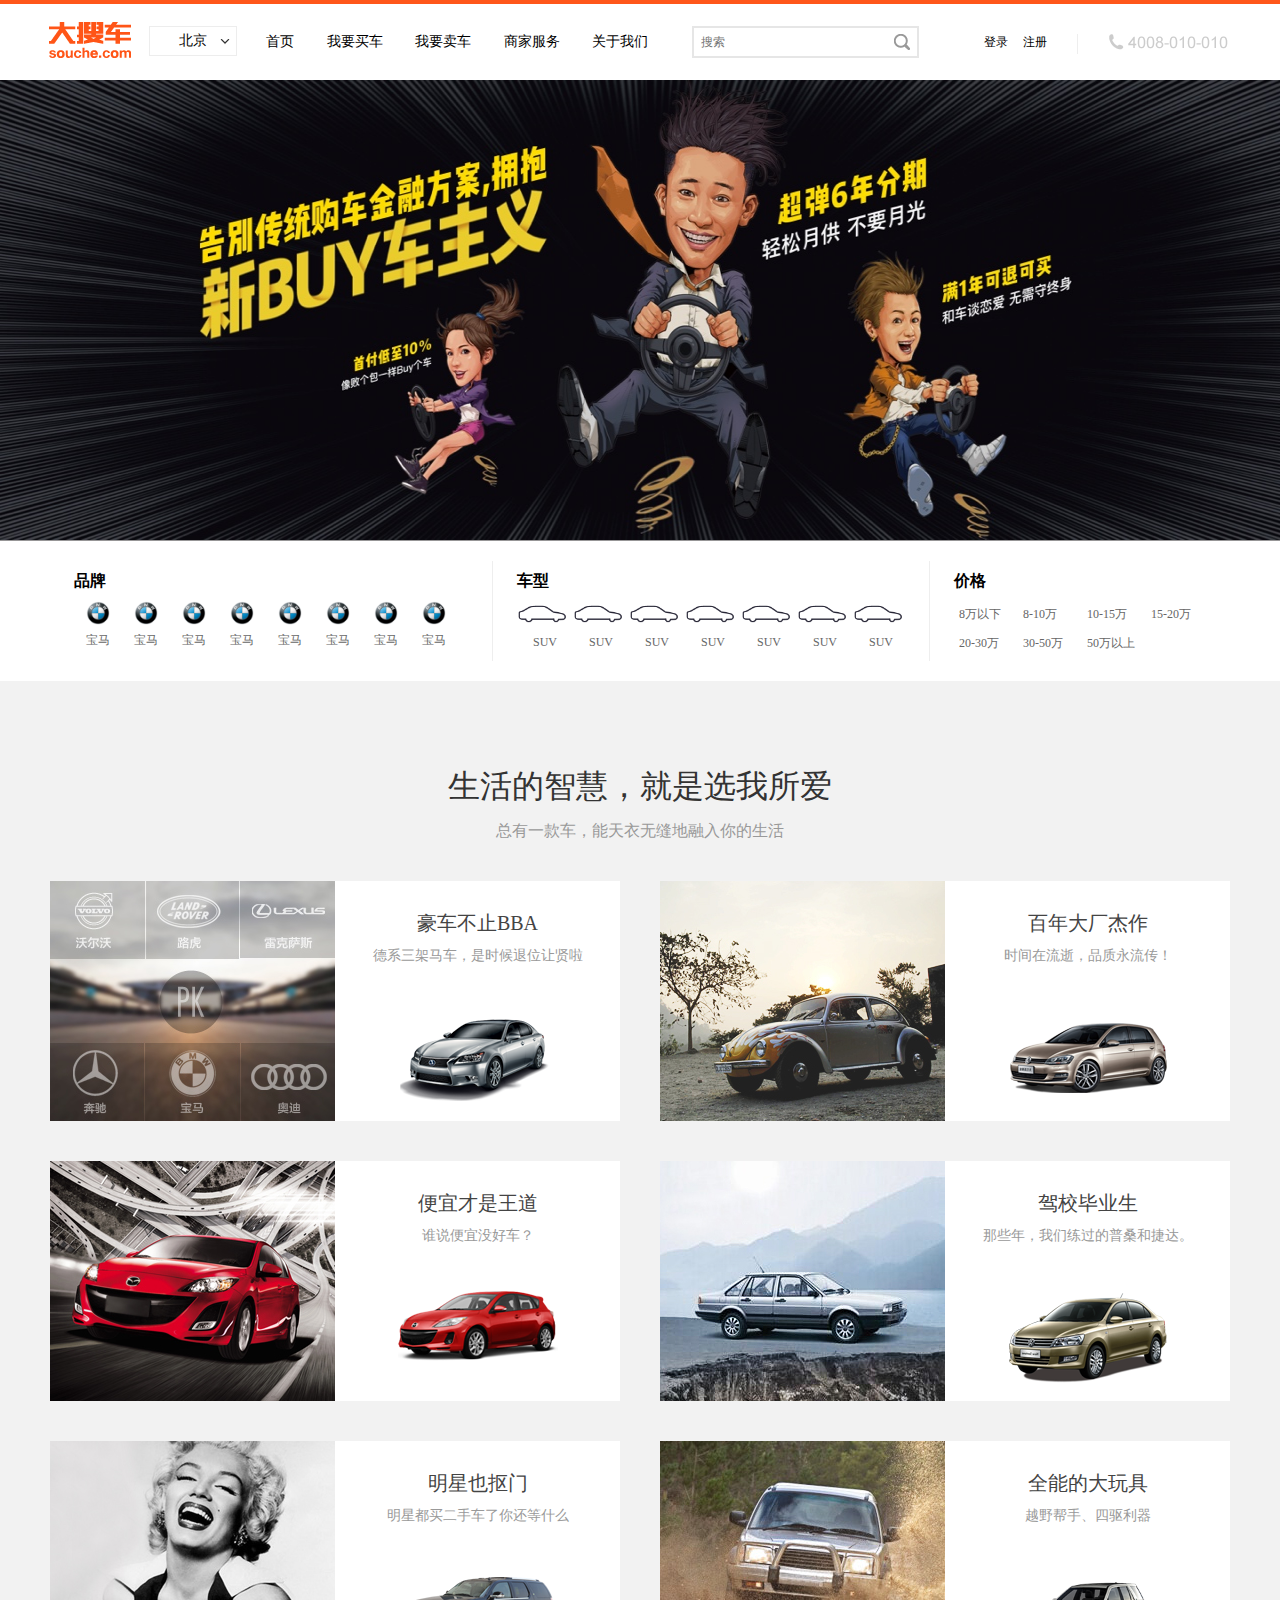
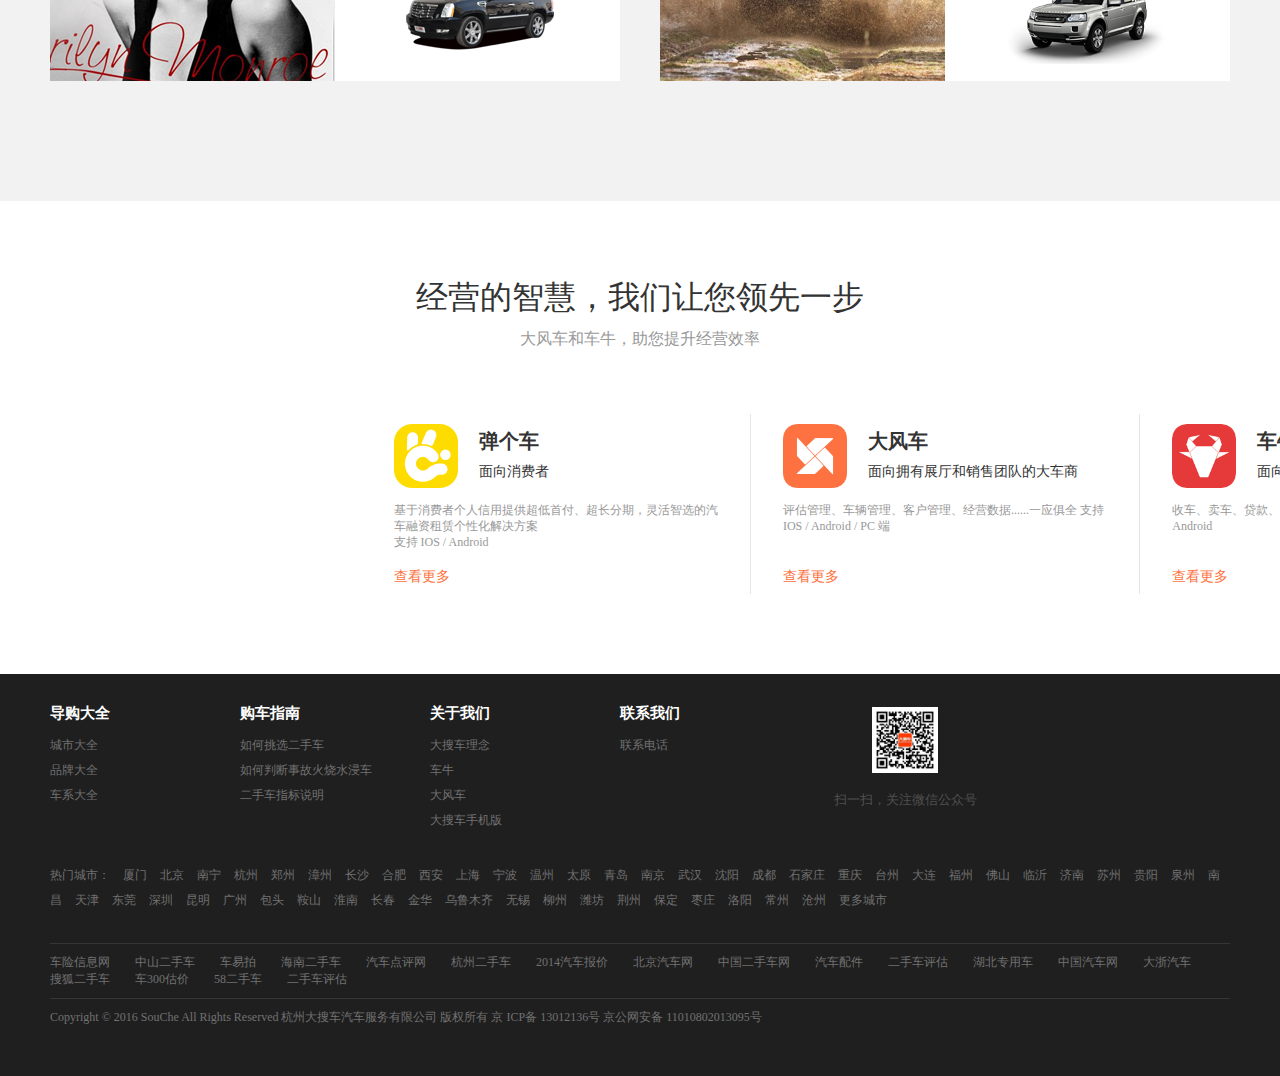
<file: index/index.html>
<!DOCTYPE html>
<html lang="en">
<head>
<meta name="keywords" content="杭州摆摆网络科技有限公司" />
<meta name="descrption" content="杭州摆摆网络科技有限公司是一家互联网制作及设计的现代设计公司。摆摆网络将市场定位于以企业互联网电子商务平台及企业信息化建设为基点，提供全方位的设计与应用方案。以网站建设及网络营销整合作为其主打服务产品之外，摆摆网络的服务范围包括软件开发、平面设计、界面设计、网页设计等多方位优质服务。凭着对卓越服务与产品的不断追求，杭州摆摆网络科技有限公司在服务领域不断追求创新，依靠强大的技术实力、高效严谨的技术服务人员队伍，杭州摆摆网络科技有限公司在业界树立了良好的口碑。继往开来，杭州摆摆网络科技有限公司将以国际化的运营理念，多年业界的从业经验和技术积累，持之以恒，自强不息，为广大用户提供更加优异的产品和服务。" />
<meta charset="UTF-8">
<title>杭州摆摆网络科技股份有限公司</title>
<link rel="stylesheet" type="text/css" href="css/index.css">  
</head>
<body>
<div class="header">
    <div class="top-one"></div>
    <div class="navigation-bar">
        <div class="nav">
            <div class="logo"></div>
            <div class="quyu">
                <a href="#">北京</a>
                <div class="xiala"></div>
            </div>
            <div class="nav1">
                <a href="#">首页</a>
                <a href="#">我要买车</a>
                <a href="#">我要卖车</a>
                <a href="#">商家服务</a>
                <a href="#">关于我们</a>
            </div>
            <input type="text" placeholder="搜索">
            <div class="fangdajing"></div>
            <div class="nav2">
                <a href="#">登录</a>
                <a href="#">注册</a>
                <div class="shuxian"></div>
                <div class="dianhua"></div>
            </div>
        </div>
        <div class="clear"></div>
    </div>
</div>
<div class="lunbotu">
    <div class="tu1"></div>
</div>
<div class="subnav">
    <div class="juzhong">
        <div class="xuanze1">
            <div class="pinpai">品牌</div>
            <div class="biaozhi">
                <div class="bm">
                    <div class="bm1"></div>
                    <div class="bm2">宝马</div>
                </div>
                <div class="bm">
                    <div class="bm1"></div>
                    <div class="bm2">宝马</div>
                </div>
                <div class="bm">
                    <div class="bm1"></div>
                    <div class="bm2">宝马</div>
                </div>
                <div class="bm">
                    <div class="bm1"></div>
                    <div class="bm2">宝马</div>
                </div>
                <div class="bm">
                    <div class="bm1"></div>
                    <div class="bm2">宝马</div>
                </div>
                <div class="bm">
                    <div class="bm1"></div>
                    <div class="bm2">宝马</div>
                </div>
                <div class="bm">
                    <div class="bm1"></div>
                    <div class="bm2">宝马</div>
                </div>
                <div class="bm">
                    <div class="bm1"></div>
                    <div class="bm2">宝马</div>
                </div>
                <div class="clear"></div>
            </div>
        </div>
        <div class="xuanze2">
            <div class="chexing">车型</div>
            <div class="xinghao">
                <div class="zhunxinghao">
                    <div class="chexing2"></div>
                    <div class="chexing3">SUV</div>
                </div>
                <div class="zhunxinghao">
                    <div class="chexing2"></div>
                    <div class="chexing3">SUV</div>
                </div>
                <div class="zhunxinghao">
                    <div class="chexing2"></div>
                    <div class="chexing3">SUV</div>
                </div>
                <div class="zhunxinghao">
                    <div class="chexing2"></div>
                    <div class="chexing3">SUV</div>
                </div>
                <div class="zhunxinghao">
                    <div class="chexing2"></div>
                    <div class="chexing3">SUV</div>
                </div>
                <div class="zhunxinghao">
                    <div class="chexing2"></div>
                    <div class="chexing3">SUV</div>
                </div>
                <div class="zhunxinghao">
                    <div class="chexing2"></div>
                    <div class="chexing3">SUV</div>
                </div>
            </div>
        </div>
        <div class="xuanze3">
            <div class="jiage">价格</div>
            <div class="fenlei">
                <a href="#">8万以下</a>
                <a href="#">8-10万</a>
                <a href="#">10-15万</a>
                <a href="#">15-20万</a>
                <a href="#">20-30万</a>
                <a href="#">30-50万</a>
                <a href="#">50万以上</a>
            </div>
        </div>
        <div class="clear"></div>
    </div>
</div>
<div class="content">
    <div class="content1">
        <div class="content2">
            <div class="content3">生活的智慧，就是选我所爱</div>
            <div class="content4">总有一款车，能天衣无缝地融入你的生活</div>
        </div>
        <div class="content5">

            <div class="ct1">
                <div class="ct11"></div>
                <div class="ct12">
                    <div class="ctUpper">豪车不止BBA</div>
                    <div class="ctIn">德系三架马车，是时候退位让贤啦</div>
                    <div class="ctLower"></div>
                </div>
                <div class="clear"></div>
            </div>

            <div class="ct1">
                <div class="ct112"></div>
                <div class="ct12">
                    <div class="ctUpper">百年大厂杰作</div>
                    <div class="ctIn">时间在流逝，品质永流传！</div>
                    <div class="ctLower2"></div>
                </div>
                <div class="clear"></div>
            </div>

            <div class="ct1">
                <div class="ct113"></div>
                <div class="ct12">
                    <div class="ctUpper">便宜才是王道</div>
                    <div class="ctIn">谁说便宜没好车？</div>
                    <div class="ctLower3"></div>
                </div>
                <div class="clear"></div>
            </div>

            <div class="ct1">
                <div class="ct114"></div>
                <div class="ct12">
                    <div class="ctUpper">驾校毕业生</div>
                    <div class="ctIn">那些年，我们练过的普桑和捷达。</div>
                    <div class="ctLower4"></div>
                </div>
                <div class="clear"></div>
            </div>

            <div class="ct1">
                <div class="ct115"></div>
                <div class="ct12">
                    <div class="ctUpper">明星也抠门</div>
                    <div class="ctIn">明星都买二手车了你还等什么</div>
                    <div class="ctLower5"></div>
                </div>
                <div class="clear"></div>
            </div>

            <div class="ct1">
                <div class="ct116"></div>
                <div class="ct12">
                    <div class="ctUpper">全能的大玩具</div>
                    <div class="ctIn">越野帮手、四驱利器</div>
                    <div class="ctLower6"></div>
                </div>
                <div class="clear"></div>
            </div>
            <div class="clear"></div>
        </div>
    </div>
</div>
<div class="guanggao">
    <div class="gg1">经营的智慧，我们让您领先一步</div>
    <div class="gg2">大风车和车牛，助您提升经营效率</div>
    <div class="gg3">
        <div class="zuo">
            <div class="one">
                <div class="one1"></div>
                <div class="one2">
                    <h3>弹个车</h3>
                    <a>面向消费者</a>
                </div>
            </div>
            <div class="clear"></div>
            <div class="two">
                <p>基于消费者个人信用提供超低首付、超长分期，灵活智选的汽车融资租赁个性化解决方案</p>
                <p>支持 IOS / Android</p>
            </div>
            <div class="three">
                <a href="#">查看更多</a>
            </div>
        </div>
        <div class="zhong">
            <div class="four">
                <div class="four1"></div>
                <div class="four2">
                    <h3>大风车</h3>
                    <a>面向拥有展厅和销售团队的大车商</a>
                </div>
            </div>
            <div class="clear"></div>
            <div class="five">
                <p>评估管理、车辆管理、客户管理、经营数据......一应俱全
支持 IOS / Android / PC 端</p>
            </div>
            <div class="six">
                <a href="#">查看更多</a>
            </div>
        </div>
        <div class="you">
            <div class="seven">
                <div class="seven1"></div>
                <div class="seven2">
                    <h3>车牛</h3>
                    <a>面向经营二手车的中小车商</a>
                </div>
            </div>
            <div class="clear"></div>
            <div class="eight">
                <p>收车、卖车、贷款、质保、估价......一步到位
支持 IOS / Android</p>
            </div>
            <div class="nine">
                <a href="#">查看更多</a>
            </div>
        </div>
        <div class="clear"></div>
    </div>
</div>
<div class="footer">
    <div class="footer1">
        <div class="footer2">
            <div class="daogou">
                <h5>导购大全</h5>
                <a href="http://www.souche.com/sitemap/area.html">城市大全</a>
                <a href="http://www.souche.com/sitemap/brands.html">品牌大全</a>
                <a href="http://www.souche.com/sitemap/series.html">车系大全</a>
            </div>
            <div class="daogou">
                <h5>购车指南</h5>
                <a href="http://www.souche.com/pages/huodong/item.html?id=1cd45ea1-2457-4a26-a4dd-942a1cae360c">如何挑选二手车</a>
                <a href="http://www.souche.com/pages/huodong/item.html?id=ZkwpSvEWPG">如何判断事故火烧水浸车</a>
                <a href="http://www.souche.com/pages/huodong/item.html?id=1Yc1r7jxxJ">二手车指标说明</a>
            </div>
            <div class="daogou">
                <h5>关于我们</h5>
                <a href="http://www.souche.com/pages/details/soucheidea.html">大搜车理念</a>
                <a href="http://d.souche.com/index_pc.html">车牛</a>
                <a href="http://dafengche.souche.com/">大风车</a>
                <a href="http://fengche.souche.com/">大搜车手机版</a>
            </div>
            <div class="daogou">
                <h5>联系我们</h5>
                <a href="http://souche.com/pages/details/cooperation.html">联系电话</a>
            </div>
            <div class="saoma">
                <div class="saomaTop"></div>
                <div class="saomaBottom">
                    <a href="#">扫一扫，关注微信公众号</a>
                </div>
            </div>
        </div>
        <div class="footer3">
            <span>热门城市：</span>
            <a href="">厦门</a>
            <a href="">北京</a>
            <a href="">南宁</a>
            <a href="">杭州</a>
            <a href="">郑州</a>
            <a href="">漳州</a>
            <a href="">长沙</a>
            <a href="">合肥</a>
            <a href="">西安</a>
            <a href="">上海</a>
            <a href="">宁波</a>
            <a href="">温州</a>
            <a href="">太原</a>
            <a href="">青岛</a>
            <a href="">南京</a>
            <a href="">武汉</a>
            <a href="">沈阳</a>
            <a href="">成都</a>
            <a href="">石家庄</a>
            <a href="">重庆</a>
            <a href="">台州</a>
            <a href="">大连</a>
            <a href="">福州</a>
            <a href="">佛山</a>
            <a href="">临沂</a>
            <a href="">济南</a>
            <a href="">苏州</a>
            <a href="">贵阳</a>
            <a href="">泉州</a>
            <a href="">南昌</a>
            <a href="">天津</a>
            <a href="">东莞</a>
            <a href="">深圳</a>
            <a href="">昆明</a>
            <a href="">广州</a>
            <a href="">包头</a>
            <a href="">鞍山</a>
            <a href="">淮南</a>
            <a href="">长春</a>
            <a href="">金华</a>
            <a href="">乌鲁木齐</a>
            <a href="">无锡</a>
            <a href="">柳州</a>
            <a href="">潍坊</a>
            <a href="">荆州</a>
            <a href="">保定</a>
            <a href="">枣庄</a>
            <a href="">洛阳</a>
            <a href="">常州</a>
            <a href="">沧州</a>
            <a href="">更多城市</a>
        </div>
        <div class="footer4">
            <a href="#">车险信息网</a>
            <a href="#">中山二手车</a>
            <a href="#">车易拍</a>
            <a href="#">海南二手车</a>
            <a href="#">汽车点评网</a>
            <a href="#">杭州二手车</a>
            <a href="#">2014汽车报价</a>
            <a href="#">北京汽车网</a>
            <a href="#">中国二手车网</a>
            <a href="#">汽车配件</a>
            <a href="#">二手车评估</a>
            <a href="#">湖北专用车</a>
            <a href="#">中国汽车网</a>
            <a href="#">大浙汽车</a>
            <a href="#">搜狐二手车</a>
            <a href="#">车300估价</a>
            <a href="#">58二手车</a>
            <a href="#">二手车评估</a>
        </div>
        <p>Copyright © 2016 SouChe   All Rights Reserved 杭州大搜车汽车服务有限公司  版权所有      京 ICP备 13012136号 京公网安备 11010802013095号</p>
    </div>
    <div class="clear"></div>
</div>

<script>

</script>
</body>
</html>
</file>
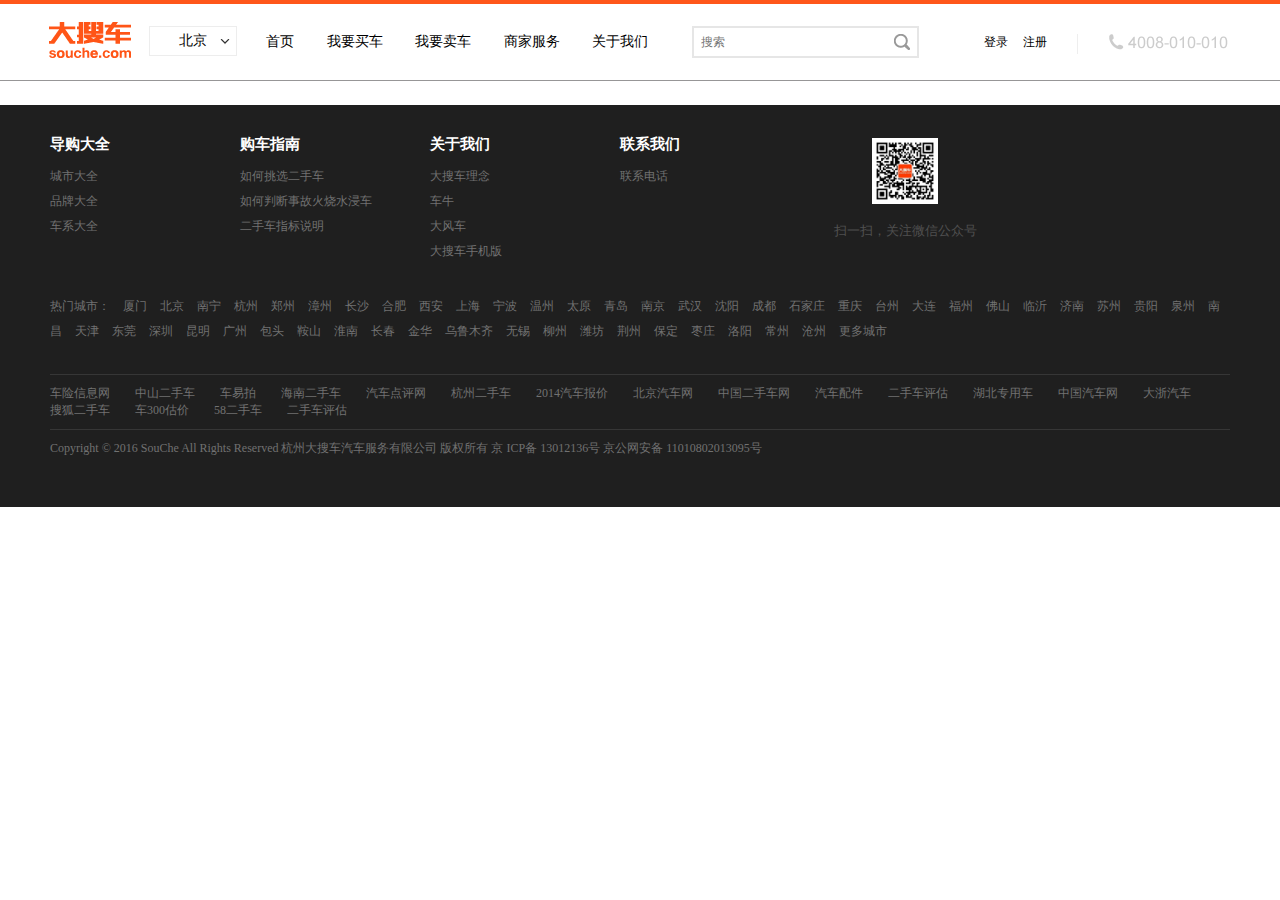
<file: index/two.html>
<!DOCTYPE html>
<html lang="en">
<head>
<meta name="keywords" content="杭州摆摆网络科技有限公司" />
<meta name="descrption" content="杭州摆摆网络科技有限公司是一家互联网制作及设计的现代设计公司。摆摆网络将市场定位于以企业互联网电子商务平台及企业信息化建设为基点，提供全方位的设计与应用方案。以网站建设及网络营销整合作为其主打服务产品之外，摆摆网络的服务范围包括软件开发、平面设计、界面设计、网页设计等多方位优质服务。凭着对卓越服务与产品的不断追求，杭州摆摆网络科技有限公司在服务领域不断追求创新，依靠强大的技术实力、高效严谨的技术服务人员队伍，杭州摆摆网络科技有限公司在业界树立了良好的口碑。继往开来，杭州摆摆网络科技有限公司将以国际化的运营理念，多年业界的从业经验和技术积累，持之以恒，自强不息，为广大用户提供更加优异的产品和服务。" />
<meta charset="UTF-8">
<title>杭州摆摆网络科技股份有限公司</title>
<link rel="stylesheet" type="text/css" href="css/two.css">
</head>
<body>
	<div class="header">
    		<div class="top-one"></div>
    		<div class="navigation-bar">
        			<div class="nav">
            		<div class="logo"></div>
            		<div class="quyu">
                			<a href="#">北京</a>
                			<div class="xiala"></div>
            </div>
            <div class="nav1">
                <a href="#">首页</a>
                <a href="#">我要买车</a>
                <a href="#">我要卖车</a>
                <a href="#">商家服务</a>
                <a href="#">关于我们</a>
            </div>
            <input type="text" placeholder="搜索">
            <div class="fangdajing"></div>
            <div class="nav2">
                <a href="#">登录</a>
                <a href="#">注册</a>
                <div class="shuxian"></div>
                <div class="dianhua"></div>
            </div>
        </div>
        <div class="clear"></div>
    </div>
</div>




<div class="footer">
    <div class="footer1">
        <div class="footer2">
            <div class="daogou">
                <h5>导购大全</h5>
                <a href="http://www.souche.com/sitemap/area.html">城市大全</a>
                <a href="http://www.souche.com/sitemap/brands.html">品牌大全</a>
                <a href="http://www.souche.com/sitemap/series.html">车系大全</a>
            </div>
            <div class="daogou">
                <h5>购车指南</h5>
                <a href="http://www.souche.com/pages/huodong/item.html?id=1cd45ea1-2457-4a26-a4dd-942a1cae360c">如何挑选二手车</a>
                <a href="http://www.souche.com/pages/huodong/item.html?id=ZkwpSvEWPG">如何判断事故火烧水浸车</a>
                <a href="http://www.souche.com/pages/huodong/item.html?id=1Yc1r7jxxJ">二手车指标说明</a>
            </div>
            <div class="daogou">
                <h5>关于我们</h5>
                <a href="http://www.souche.com/pages/details/soucheidea.html">大搜车理念</a>
                <a href="http://d.souche.com/index_pc.html">车牛</a>
                <a href="http://dafengche.souche.com/">大风车</a>
                <a href="http://fengche.souche.com/">大搜车手机版</a>
            </div>
            <div class="daogou">
                <h5>联系我们</h5>
                <a href="http://souche.com/pages/details/cooperation.html">联系电话</a>
            </div>
            <div class="saoma">
                <div class="saomaTop"></div>
                <div class="saomaBottom">
                    <a href="#">扫一扫，关注微信公众号</a>
                </div>
            </div>
        </div>
        <div class="footer3">
            <span>热门城市：</span>
            <a href="">厦门</a>
            <a href="">北京</a>
            <a href="">南宁</a>
            <a href="">杭州</a>
            <a href="">郑州</a>
            <a href="">漳州</a>
            <a href="">长沙</a>
            <a href="">合肥</a>
            <a href="">西安</a>
            <a href="">上海</a>
            <a href="">宁波</a>
            <a href="">温州</a>
            <a href="">太原</a>
            <a href="">青岛</a>
            <a href="">南京</a>
            <a href="">武汉</a>
            <a href="">沈阳</a>
            <a href="">成都</a>
            <a href="">石家庄</a>
            <a href="">重庆</a>
            <a href="">台州</a>
            <a href="">大连</a>
            <a href="">福州</a>
            <a href="">佛山</a>
            <a href="">临沂</a>
            <a href="">济南</a>
            <a href="">苏州</a>
            <a href="">贵阳</a>
            <a href="">泉州</a>
            <a href="">南昌</a>
            <a href="">天津</a>
            <a href="">东莞</a>
            <a href="">深圳</a>
            <a href="">昆明</a>
            <a href="">广州</a>
            <a href="">包头</a>
            <a href="">鞍山</a>
            <a href="">淮南</a>
            <a href="">长春</a>
            <a href="">金华</a>
            <a href="">乌鲁木齐</a>
            <a href="">无锡</a>
            <a href="">柳州</a>
            <a href="">潍坊</a>
            <a href="">荆州</a>
            <a href="">保定</a>
            <a href="">枣庄</a>
            <a href="">洛阳</a>
            <a href="">常州</a>
            <a href="">沧州</a>
            <a href="">更多城市</a>
        </div>
        <div class="footer4">
            <a href="#">车险信息网</a>
            <a href="#">中山二手车</a>
            <a href="#">车易拍</a>
            <a href="#">海南二手车</a>
            <a href="#">汽车点评网</a>
            <a href="#">杭州二手车</a>
            <a href="#">2014汽车报价</a>
            <a href="#">北京汽车网</a>
            <a href="#">中国二手车网</a>
            <a href="#">汽车配件</a>
            <a href="#">二手车评估</a>
            <a href="#">湖北专用车</a>
            <a href="#">中国汽车网</a>
            <a href="#">大浙汽车</a>
            <a href="#">搜狐二手车</a>
            <a href="#">车300估价</a>
            <a href="#">58二手车</a>
            <a href="#">二手车评估</a>
        </div>
        <p>Copyright © 2016 SouChe   All Rights Reserved 杭州大搜车汽车服务有限公司  版权所有      京 ICP备 13012136号 京公网安备 11010802013095号</p>
    </div>
    <div class="clear"></div>
</div>
</body>
</html>
</file>
<file: index/css/index.css>
body, dl, dd, h1, h2, h3, h4, h5, h6, p, form{margin:0;}
        ol,li,ul{margin:0; padding:0;}
        :focus { outline: 0 none; }
        table { border-collapse: collapse; border-spacing: 0; }
        caption, th, td { font-weight: normal; text-align: left; }
        a img, iframe { border: medium none; }
        ol, ul { list-style: none outside none; }
        input, textarea, select, button { font-family: inherit; font-size: 100%; }
        body { font-family: "微软雅黑"; font-size: 12px;}
        /*
        reset CSS:重置
        */
        *{
            padding:0px;
            margin:0px;
            color:#000000;
            font-family:微软雅黑;
            text-decoration:none;
            list-style:none;
        }
        .clear{
        clear:both;}
        .header {
            height:80px;
        }
        .header .top-one{
            height:4px;
            background:#FF571A;
        }
        .header .navigation-bar{
            height:76px;
            border-bottom:1px solid #979697;
        }
        .navigation-bar .nav{
            height:76px;
            line-height:76px;
            width:1182px;
            margin:0 auto;
            position:relative;
        }
        .nav .logo{
            height:36px;
            width:82px;
            background:url("../images/logo.png") no-repeat;
            float:left;
            margin-top:18px;
            cursor:pointer;
        }
        .nav .quyu{
            height:28px;
            line-height:28px;
            width:86px;
            margin:22px 0 0 18px;
            border:1px solid #EDEDED;
            text-align:center;
            float:left;
            position:relative;
            cursor:pointer;
        }
        .nav a{
            font-size:14px;
            cursor:pointer;
        }
        .nav .xiala{
            width:11px;
            height:7px;
            background:url(../images/icon4_02.png) no-repeat;
            position:absolute;
            top:12px;
            left:70px;
        }
        .nav .nav1{
            width:418px;
            height:76px;
            line-height: 76px;
            float:left;
            font-size:14px;
        }
        .nav1 a{
            cursor:pointer;
            margin-left:29px;
        }
        .nav1 a:hover{
            color:#FF571A;
        }
        .nav input{
            width:216px;
            height:28px;
            margin-left:37px;
            border:2px solid #E6E6E6;
            float:left;
            padding-left:7px;
            margin-top:22px;
        }
        .nav .fangdajing{
            width:20px;
            height:20px;
            background:url(../images/icon3.png) no-repeat 0 -35px;
            position:absolute;
            top:30px;
            left:845px;
            cursor:pointer;
        }
        .nav .fangdajing:hover{
            width:20px;
            height:20px;
            background:url(../images/icon3.png) no-repeat 0 -55px;
            position:absolute;
            top:30px;
            left:845px;
        }
        .nav .nav2{
            width:262px;
            height:76px;
            line-height:76px;
            float:left;
            margin-left:50px;
        }
        .nav2 a{
            font-size:12px;
            cursor:pointer;
            margin-left:15px;
            float:left;
        }
        .nav2 a:hover{
            color:#FF571A;
            float:left;
        }
        .nav2 .shuxian{
            width:1px;
            height:20px;
            border-left:1px solid #EEEEEE;
            float:left;
            margin:30px;
        }
        .nav2 .dianhua{
            width:119px;
            height:16px;
            background:url(../images/icon.png) no-repeat;
            float:left;
            margin-top:30px;
        }
        .lunbotu{
            width: 100%;
            height:460px;
            border-bottom:1px solid #979697;
            overflow: hidden;
        }
        .lunbotu .tu1{
            height:100%;
            width:100%;
            background:url(../images/banner1.jpg) no-repeat;
            background-size:100% 100%;
        }
        .subnav{
            height:140px;
        }
        .subnav .juzhong{
           width:1180px;
           margin:0 auto;
        }
        .juzhong .xuanze1{
            width:442px;
            height:100px;
            float:left;
            border-right:1px solid #EEEEEE;
            margin-top:20px;
        }
        .xuanze1 .pinpai{
            width:414px;
            height:40px;
            font-size:16px;
            font-weight:bold;
            line-height:40px;
            padding-left:24px;
        }
        .xuanze1 .biaozhi{
            width:414px;
            height:60px;
            padding-left:24px;
        }
        .biaozhi .bm{
            width:48px;
            height:54px;
            float:left;
            cursor:pointer;
        }
        .bm .bm1{
            height:24px;
            width:32px;
            background:url(../images/brand-20.png) no-repeat;
            background-size:cover;
            margin:0 auto;
        }
        .bm .bm2{
            width:48px;
            height:30px;
            line-height:30px;
            font-size:12px;
            color:#666666;
            text-align:center;
        }
        .bm:hover .bm2{
            color:#FF571A;
        }
        .juzhong .xuanze2{
            width:436px;
            height:100px;
            float:left;
            border-right:1px solid #EEEEEE;
            margin-top:20px;
        }
        .xuanze2 .chexing{
            width:412px;
            height:40px;
            padding-left:24px;
            font-size:16px;
            font-weight:bold;
            line-height:40px;
        }
        .xuanze2 .xinghao{
            width:412px;
            height:58px;
            padding-left:24px;
        }
        .xinghao .zhunxinghao{
            width:56px;
            height:55px;
            cursor:pointer;
            float:left;
        }
        .zhunxinghao .chexing2{
            width:50px;
            height:20px;
            background:url(../images/cx1.png) no-repeat;
            background-size:cover;
            margin:0 auto;
            margin:3px 0;
        }
        .zhunxinghao .chexing3{
            width:56px;
            height:30px;
            line-height:30px;
            font-size:12px;
            color:#666666;
            text-align:center;
        }
        .zhunxinghao:hover .chexing3{
            color:#FF571A;
        }
        .juzhong .xuanze3{
            width:292px;
            height:100px;
            float:left;
            margin-top:20px;
        }
        .xuanze3 .jiage{
            width:266px;
            height:40px;
            padding-left:24px;
            font-size:16px;
            font-weight:bold;
            line-height:40px;
        }
        .xuanze3 .fenlei{
            width:266px;
            height:58px;
            padding-left:24px;
        }
        .xuanze3 .fenlei>a{
            margin-left: 5px;
            margin-right:5px;
            display: inline-block;
            text-decoration: none;/*文本无修饰*/
            margin-top:5px;
            margin-bottom:7px;
            color: #666;
            width:51px;
            word-break: break-all;/*自动换行*/
            font-family: 'Microsoft YaHei', Tahoma, Verdana;
            font-size: 12px;
        }
        .fenlei a:hover{
            color:#FF571A;
        }


        .content{
            height:1120px;
            background:#F2F2F2;
        }
        .content .content1{
            width:1180px;
            height:1120px;
            margin:0 auto;
        }
        .content1 .content2{
            width:1180px;
            height:90px;
            padding-top:80px;
            padding-bottom:30px;
        }
        .content2 .content3{
            width:1180px;
            height:50px;
            font-size: 32px;
            color: #333;
            line-height: 50px;
            text-align:center;
            font-family: 'Microsoft YaHei', Tahoma, Verdana;
            display:block;
        }
        .content2 .content4{
            width:1180px;
            height:40px;
            font-size:16px;
            color:#999;
            line-height:40px;
            display: block;
            text-align: center;
            font-family: 'Microsoft YaHei', Tahoma, Verdana;
        }
        .content .content5{
            width:1300px;
            height:840px;
        }

        .content5 .ct1{
            width:570px;
            height:240px;
            margin:0 40px 40px 0;
            float:left;
            cursor:pointer;
        }
        .content5 .ct1:hover{
            box-shadow:2px  2px 5px #999;/*阴影*/
            transition-duration:0.5s;/*规定完成过渡效果需要多少秒或毫秒。*/
        }
        .ct1:hover .ctUpper{
            color:#FF6F3A;
             transition :all/*全部*/ 1s;/*规定完成过渡效果需要多少秒或毫秒。*/
        }
        .ct1 .ct11{
            width:285px;
            height:240px;
            float:left;
            background:url(../images/biaozhi.jpg) no-repeat;
            background-size:cover;
        }
        .ct1 .ct12{
            width:285px;
            height:240px;
            background:#fff;
            float:left;
        }
        .ct12 .ctUpper{
            width:285px;
            height:30px;
            margin-top:27px;
            display: block;
            font-size:20px;
            line-height:30px;
            text-align:center;
            color: #444;
            font-family: 'Microsoft YaHei', Tahoma, Verdana;
            transition :all/*全部*/ 3s;/*规定完成过渡效果需要多少秒或毫秒。*/
        }
        .ct12 .ctIn{
            width:285px;
            height:55px;
            margin-top:8px;
            line-height:20px;
            font-size:14px;
            color:#999;
            text-align:center;
            font-family: 'Microsoft YaHei', Tahoma, Verdana;
        }
        .ct12 .ctLower{
            width:160px;
            height:105px;
            background:url(../images/che.png) no-repeat;
            margin:0 auto;
        }
        .ct1 .ctLower{
            position: relative;/*父级定位*/
            left: 0;/*移动起始点*/
            transition :all/*全部*/ 1s;/*规定完成过渡效果需要多少秒或毫秒。*/
         }
        .ct1:hover  .ctLower{
            left:-20px;/*往左移动*/
        }
        .ct1 .ct112{
            width:285px;
            height:240px;
            float:left;
            background:url(../images/FE79D6B98A482CE3DDE0B02C13C196DA_285x240.jpg) no-repeat;
            background-size:cover;
        }
        .ct12 .ctLower2{
            width:160px;
            height:105px;
            background:url(../images/748EA19E6AF75B18307CE6B78AE8708F_160x105.png) no-repeat;
            margin:0 auto;
        }
        .ct1 .ctLower2{
            position: relative;/*父级定位*/
            left: 0;/*移动起始点*/
            transition :all/*全部*/ 1s;/*规定完成过渡效果需要多少秒或毫秒。*/
         }
        .ct1:hover  .ctLower2{
            left:-20px;/*往左移动*/
        }
        .ct1 .ct113{
            width:285px;
            height:240px;
            float:left;
            background:url(../images/84145234D6D86B139759C93EF5F8E576_285x240.jpg) no-repeat;
            background-size:cover;
        }
        .ct12 .ctLower3{
            width:160px;
            height:105px;
            background:url(../images/F0587A654F8B0FF2A66757BC4D2F750A_180x86.png) no-repeat;
            margin:0 auto;
            background-position:-12px 0;
        }
        .ct1 .ctLower3{
            position: relative;/*父级定位*/
            left: 0;/*移动起始点*/
            transition :all/*全部*/ 1s;/*规定完成过渡效果需要多少秒或毫秒。*/
         }
        .ct1:hover  .ctLower3{
            left:-20px;/*往左移动*/
        }
        .ct1 .ct114{
            width:285px;
            height:240px;
            float:left;
            background:url(../images/1A40C6F3727FA37B99F7EE63877E4FC8_285x240.jpg) no-repeat;
            background-size:cover;
        }
        .ct12 .ctLower4{
            width:160px;
            height:105px;
            background:url(../images/B1C0FBAE06D1FED840C31D3C55651191_160x105.png) no-repeat;
            margin:0 auto;
        }
        .ct1 .ctLower4{
            position: relative;/*父级定位*/
            left: 0;/*移动起始点*/
            transition :all/*全部*/ 1s;/*规定完成过渡效果需要多少秒或毫秒。*/
         }
        .ct1:hover  .ctLower4{
            left:-20px;/*往左移动*/
        }
        .ct1 .ct115{
            width:285px;
            height:240px;
            float:left;
            background:url(../images/45AE476B64C2523866F6C3C641D6695F_285x240.jpg) no-repeat;
            background-size:cover;
        }
        .ct12 .ctLower5{
            width:160px;
            height:105px;
            background:url(../images/2BF2D677D519CBAE0D9F8F64FA3F0F5F_160x95.png) no-repeat;
            margin:0 auto;
        }
        .ct1 .ctLower5{
            position: relative;/*父级定位*/
            left: 0;/*移动起始点*/
            transition :all/*全部*/ 1s;/*规定完成过渡效果需要多少秒或毫秒。*/
         }
        .ct1:hover  .ctLower5{
            left:-20px;/*往左移动*/
        }
        .ct1 .ct116{
            width:285px;
            height:240px;
            float:left;
            background:url(../images/FD800BB8930B88059E25CD5E0C387F1A_285x240.jpg) no-repeat;
            background-size:cover;
        }
        .ct12 .ctLower6{
            width:160px;
            height:105px;
            background:url(../images/E4D855E0EAA81F2209A68519220C702A_240x174.png) no-repeat;
            margin:0 auto;
            background-size:cover;
        }
        .ct1 .ctLower6{
            position: relative;/*父级定位*/
            left: 0;/*移动起始点*/
            transition :all/*全部*/ 1s;/*规定完成过渡效果需要多少秒或毫秒。*/
         }
        .ct1:hover  .ctLower6{
            left:-20px;/*往左移动*/
        }






        .guanggao{
            height:313px;
            margin:80px 0;
        }
        .guanggao .gg1{
            height:32px;
            margin-top: 80px;
            text-align: center;
            font-size: 32px;
            line-height: 32px;
            color: #333333;
            font-family: 'Microsoft YaHei', Tahoma, Verdana;
        }
        .guanggao .gg2{
            height:21px;
            margin-top:16px;
            font-family: 'Microsoft YaHei', Tahoma, Verdana;
            margin-top: 16px;
            text-align: center;
            font-size: 16px;
            color: #999999;
        }
        .guanggao .gg3{
            width:1180px;
            height:180px;
            margin:64px 361.5px 0;
        }
        .gg3 .zuo{
            width:324.391px;
            height:170px;
            padding:10px 32px 0;
            border-right:1px solid #E6E6E6;
            float:left;
        }

        .zuo .one{
            width:324.391px;
            height:64px;
        }
        .one .one1{
            width:64px;
            height:64px;
            background:url(../images/f958bfd6d6259de37a72b24ee9303f59.png) no-repeat;
            background-size:cover;
            float:left;
        }
        .one .one2{
            width:239.391px;
            height:60px;
            padding:4px 0 0 21px;
            float:left;
        }
        .one2>h3{
            width:239.391px;
            height:27px;
            font-size:20px;
            color:#333333;
            display:block;
            font-family: 'Microsoft YaHei', Tahoma, Verdana;
        }
        .one2>a{
            margin-top:8px;
            font-size:14px;
            color:#333333;
            display:block;
            font-family: 'Microsoft YaHei', Tahoma, Verdana;
        }
        .zuo .two{
            width:324.391px;
            height:48px;
            margin-top:14px;
        }
        .two>p{
            font-size:12px;
            line-height:16px;
            color:#999999;
            display:block;
            font-family: 'Microsoft YaHei', Tahoma, Verdana;
        }
        .zuo .three{
            height:54px;
            line-height:54px;
            cursor:pointer;
        }
        .three>a{
            color:#fd7240;
            text-decoration:none;
            font-size:14px;
            font-family: 'Microsoft YaHei', Tahoma, Verdana;
        }
         .gg3 .zhong{
            width:324.391px;
            height:170px;
            padding:10px 32px 0;
            border-right:1px solid #E6E6E6;
            float:left;
        }
        .zhong>.four{
            width:324.391px;
            height:64px;
        }
        .four .four1{
            width:64px;
            height:64px;
            background:url(../images/db1b314f13c70ae0bb219e983f121732.png) no-repeat;
            background-size:cover;
            float:left;
        }
        .four .four2{
            width:239.391px;
            height:60px;
            padding:4px 0 0 21px;
            float:left;
        }
        .four2>h3{
            width:239.391px;
            height:27px;
            font-size:20px;
            color:#333333;
            display:block;
            font-family: 'Microsoft YaHei', Tahoma, Verdana;
        }
        .four2>a{
            margin-top:8px;
            font-size:14px;
            color:#333333;
            display:block;
            font-family: 'Microsoft YaHei', Tahoma, Verdana;
        }
        .zhong .five{
            width:324.391px;
            height:48px;
            margin-top:14px;
        }
        .five>p{
            font-size:12px;
            line-height:16px;
            color:#999999;
            display:block;
            font-family: 'Microsoft YaHei', Tahoma, Verdana;
        }
        .zhong .six{
            height:54px;
            line-height:54px;
            cursor:pointer;
        }
        .six>a{
            color:#fd7240;
            text-decoration:none;
            font-size:14px;
            font-family: 'Microsoft YaHei', Tahoma, Verdana;
        }

        .gg3 .you{
            width:324.391px;
            height:170px;
            padding:10px 32px 0;
            float:left;
        }
        .you .seven{
            width:324.391px;
            height:64px;
        }
        .seven .seven1{
            width:64px;
            height:64px;
            background:url(../images/50c62d1a97bad611d667175e48aadd45.png) no-repeat;
            background-size:cover;
            float:left;
        }
        .seven .seven2{
            width:239.391px;
            height:60px;
            padding:4px 0 0 21px;
            float:left;
        }
        .seven2>h3{
            width:239.391px;
            height:27px;
            font-size:20px;
            color:#333333;
            display:block;
            font-family: 'Microsoft YaHei', Tahoma, Verdana;
        }
        .seven2>a{
            margin-top:8px;
            font-size:14px;
            color:#333333;
            display:block;
            font-family: 'Microsoft YaHei', Tahoma, Verdana;
        }
        .you .eight{
            width:324.391px;
            height:48px;
            margin-top:14px;
        }
        .eight>p{
            font-size:12px;
            line-height:16px;
            color:#999999;
            display:block;
            font-family: 'Microsoft YaHei', Tahoma, Verdana;
        }
        .you .nine{
            height:54px;
            line-height:54px;
            cursor:pointer;
        }
        .nine>a{
            color:#fd7240;
            text-decoration:none;
            font-size:14px;
            font-family: 'Microsoft YaHei', Tahoma, Verdana;
        }


        .footer{
            height:402px;
            margin-top:25px;
            background:#1F1F1F;
        }
        .footer .footer1{
            width:1180px;
            height:342px;
            padding:30px 0;
            margin:0 auto;
        }
        .footer1 .footer2{
            height:159px;
        }
        .footer2 .daogou{
            width:190px;
            height:104px;
            margin-bottom: 30px;
            float:left;
        }
        .daogou>h5{
            font-size:15px;
            color:#FFF;
            font-weight: bold;
            margin-bottom:10px;
            display:block;
        }
        .daogou a{
            display: block;
            width:190px;
            height:25px;
            line-height:25px;
            color:#717171;
        }
        .daogou>a:hover{
            text-decoration:underline;/*加下划线*/
        }
        .footer2 .saoma{
            width:190px;
            height:121px;
            float:left;
        }
        .saoma .saomaTop{
            width:66px;
            height:66px;
            margin:3px auto 18px;
            background:url(../images/FmfYeUMp-9vVovUzD9LZ3lX8hfos.jpg) no-repeat;
            background-size:cover;
        }
        .saoma .saomaBottom{
            width:190px;
            height:19px;
            text-align: center;
            margin:10px 0 20px;
        }
        .saomaBottom a{
            font-size: 13px;
            color: #4f4f4f;
            font-family: 'Microsoft YaHei', Tahoma, Verdana;
        }
        /*↓↓↓↓↓↓↓↓↓↓↓↓↓↓↓↓↓↓↓↓↓↓尾部*/
        .footer1 .footer3{
            width:1180px;
            height:50px;
            margin-bottom:30px;
        }
        .footer3 span{
            color:#717171;
            line-height:25px;
            font-family: 'Microsoft YaHei', Tahoma, Verdana;
            font-size: 12px;
        }
        .footer3 a{
            margin-left: 10px;
            color: #717171;
            text-decoration: none;
            cursor: auto;
            line-height:25px;
            font-family: 'Microsoft YaHei', Tahoma, Verdana;
            font-size:12px;
        }
        .footer3 a:hover{
            color:#FF571A;
        }
        .footer1 .footer4{
            width:1180px;
            height:34px;
            border-top:1px solid #363636;
            border-bottom:1px solid #363636;
            padding-top:10px;
            padding-bottom:10px;
        }
        .footer4>a{
            font-size:12px;
            display:block;
            color:#717171;
            margin-right:25px;
            float:left;
            text-decoration:none;/*文本修饰:无*/
            cursor: auto;
            font-family: 'Microsoft YaHei', Tahoma, Verdana;
        }
        .footer4>a:hover{
            text-decoration:underline;
        }
        .footer1 p{
            width:1180px;
            height:17px;
            margin:10px 0 20px 0;
            text-align:left;
            color: #717171;
        }
</file>
<file: index/css/two.css>
body, dl, dd, h1, h2, h3, h4, h5, h6, p, form{margin:0;}
        ol,li,ul{margin:0; padding:0;}
        :focus { outline: 0 none; }
        table { border-collapse: collapse; border-spacing: 0; }
        caption, th, td { font-weight: normal; text-align: left; }
        a img, iframe { border: medium none; }
        ol, ul { list-style: none outside none; }
        input, textarea, select, button { font-family: inherit; font-size: 100%; }
        body { font-family: "微软雅黑"; font-size: 12px;}
        /*
        reset CSS:重置
        */
        *{
            padding:0px;
            margin:0px;
            color:#000000;
            font-family:微软雅黑;
            text-decoration:none;
            list-style:none;
        }
        .clear{
        clear:both;}
        .header {
            height:80px;
        }
        .header .top-one{
            height:4px;
            background:#FF571A;
        }
        .header .navigation-bar{
            height:76px;
            border-bottom:1px solid #979697;
        }
        .navigation-bar .nav{
            height:76px;
            line-height:76px;
            width:1182px;
            margin:0 auto;
            position:relative;
        }
        .nav .logo{
            height:36px;
            width:82px;
            background:url("../images/logo.png") no-repeat;
            float:left;
            margin-top:18px;
            cursor:pointer;
        }
        .nav .quyu{
            height:28px;
            line-height:28px;
            width:86px;
            margin:22px 0 0 18px;
            border:1px solid #EDEDED;
            text-align:center;
            float:left;
            position:relative;
            cursor:pointer;
        }
        .nav a{
            font-size:14px;
            cursor:pointer;
        }
        .nav .xiala{
            width:11px;
            height:7px;
            background:url(../images/icon4_02.png) no-repeat;
            position:absolute;
            top:12px;
            left:70px;
        }
        .nav .nav1{
            width:418px;
            height:76px;
            line-height: 76px;
            float:left;
            font-size:14px;
        }
        .nav1 a{
            cursor:pointer;
            margin-left:29px;
        }
        .nav1 a:hover{
            color:#FF571A;
        }
        .nav input{
            width:216px;
            height:28px;
            margin-left:37px;
            border:2px solid #E6E6E6;
            float:left;
            padding-left:7px;
            margin-top:22px;
        }
        .nav .fangdajing{
            width:20px;
            height:20px;
            background:url(../images/icon3.png) no-repeat 0 -35px;
            position:absolute;
            top:30px;
            left:845px;
            cursor:pointer;
        }
        .nav .fangdajing:hover{
            width:20px;
            height:20px;
            background:url(../images/icon3.png) no-repeat 0 -55px;
            position:absolute;
            top:30px;
            left:845px;
        }
        .nav .nav2{
            width:262px;
            height:76px;
            line-height:76px;
            float:left;
            margin-left:50px;
        }
        .nav2 a{
            font-size:12px;
            cursor:pointer;
            margin-left:15px;
            float:left;
        }
        .nav2 a:hover{
            color:#FF571A;
            float:left;
        }
        .nav2 .shuxian{
            width:1px;
            height:20px;
            border-left:1px solid #EEEEEE;
            float:left;
            margin:30px;
        }
        .nav2 .dianhua{
            width:119px;
            height:16px;
            background:url(../images/icon.png) no-repeat;
            float:left;
            margin-top:30px;
        }
        /*----------------------------------------------------------------*/











        /*----------------------------------------------------------------*/
        .footer{
            height:402px;
            margin-top:25px;
            background:#1F1F1F;
        }
        .footer .footer1{
            width:1180px;
            height:342px;
            padding:30px 0;
            margin:0 auto;
        }
        .footer1 .footer2{
            height:159px;
        }
        .footer2 .daogou{
            width:190px;
            height:104px;
            margin-bottom: 30px;
            float:left;
        }
        .daogou>h5{
            font-size:15px;
            color:#FFF;
            font-weight: bold;
            margin-bottom:10px;
            display:block;
        }
        .daogou a{
            display: block;
            width:190px;
            height:25px;
            line-height:25px;
            color:#717171;
        }
        .daogou>a:hover{
            text-decoration:underline;/*加下划线*/
        }
        .footer2 .saoma{
            width:190px;
            height:121px;
            float:left;
        }
        .saoma .saomaTop{
            width:66px;
            height:66px;
            margin:3px auto 18px;
            background:url(../images/FmfYeUMp-9vVovUzD9LZ3lX8hfos.jpg) no-repeat;
            background-size:cover;
        }
        .saoma .saomaBottom{
            width:190px;
            height:19px;
            text-align: center;
            margin:10px 0 20px;
        }
        .saomaBottom a{
            font-size: 13px;
            color: #4f4f4f;
            font-family: 'Microsoft YaHei', Tahoma, Verdana;
        }
        /*↓↓↓↓↓↓↓↓↓↓↓↓↓↓↓↓↓↓↓↓↓↓尾部*/
        .footer1 .footer3{
            width:1180px;
            height:50px;
            margin-bottom:30px;
        }
        .footer3 span{
            color:#717171;
            line-height:25px;
            font-family: 'Microsoft YaHei', Tahoma, Verdana;
            font-size: 12px;
        }
        .footer3 a{
            margin-left: 10px;
            color: #717171;
            text-decoration: none;
            cursor: auto;
            line-height:25px;
            font-family: 'Microsoft YaHei', Tahoma, Verdana;
            font-size:12px;
        }
        .footer3 a:hover{
            color:#FF571A;
        }
        .footer1 .footer4{
            width:1180px;
            height:34px;
            border-top:1px solid #363636;
            border-bottom:1px solid #363636;
            padding-top:10px;
            padding-bottom:10px;
        }
        .footer4>a{
            font-size:12px;
            display:block;
            color:#717171;
            margin-right:25px;
            float:left;
            text-decoration:none;/*文本修饰:无*/
            cursor: auto;
            font-family: 'Microsoft YaHei', Tahoma, Verdana;
        }
        .footer4>a:hover{
            text-decoration:underline;
        }
        .footer1 p{
            width:1180px;
            height:17px;
            margin:10px 0 20px 0;
            text-align:left;
            color: #717171;
        }
</file>
